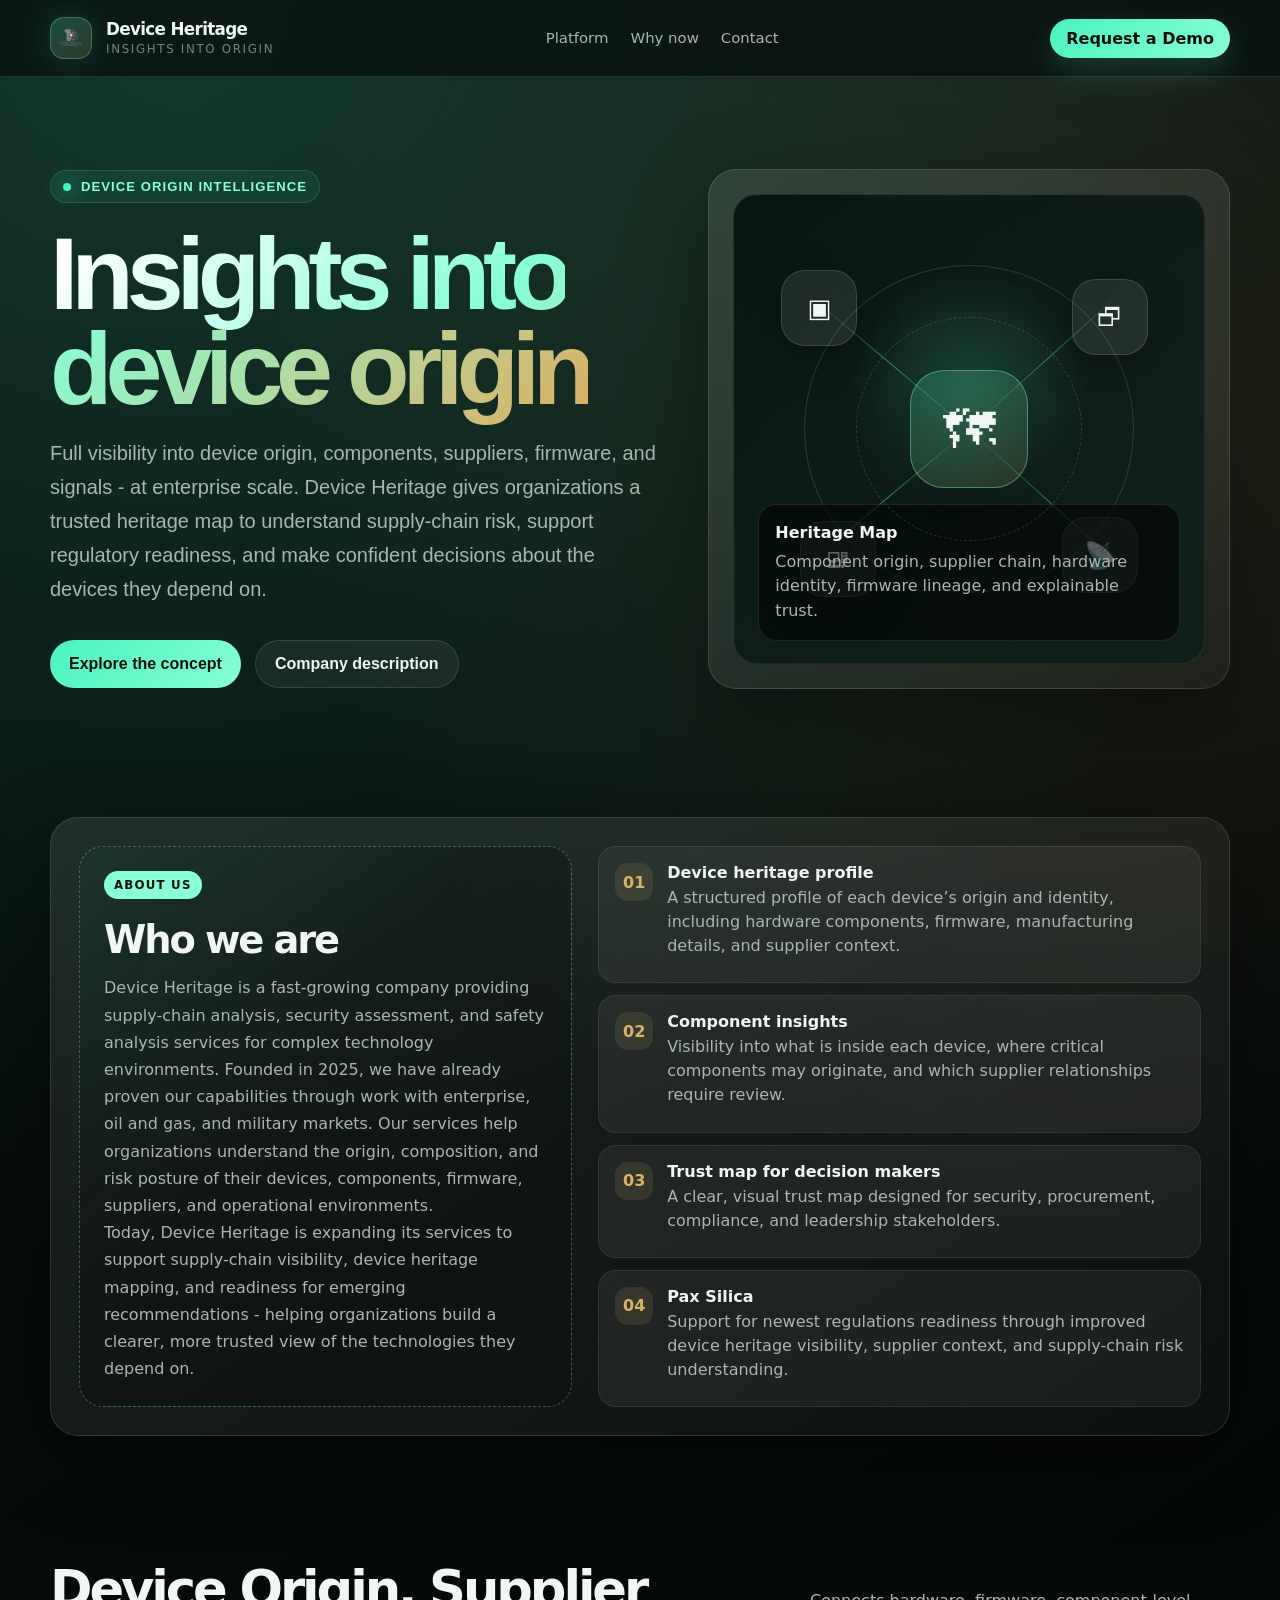
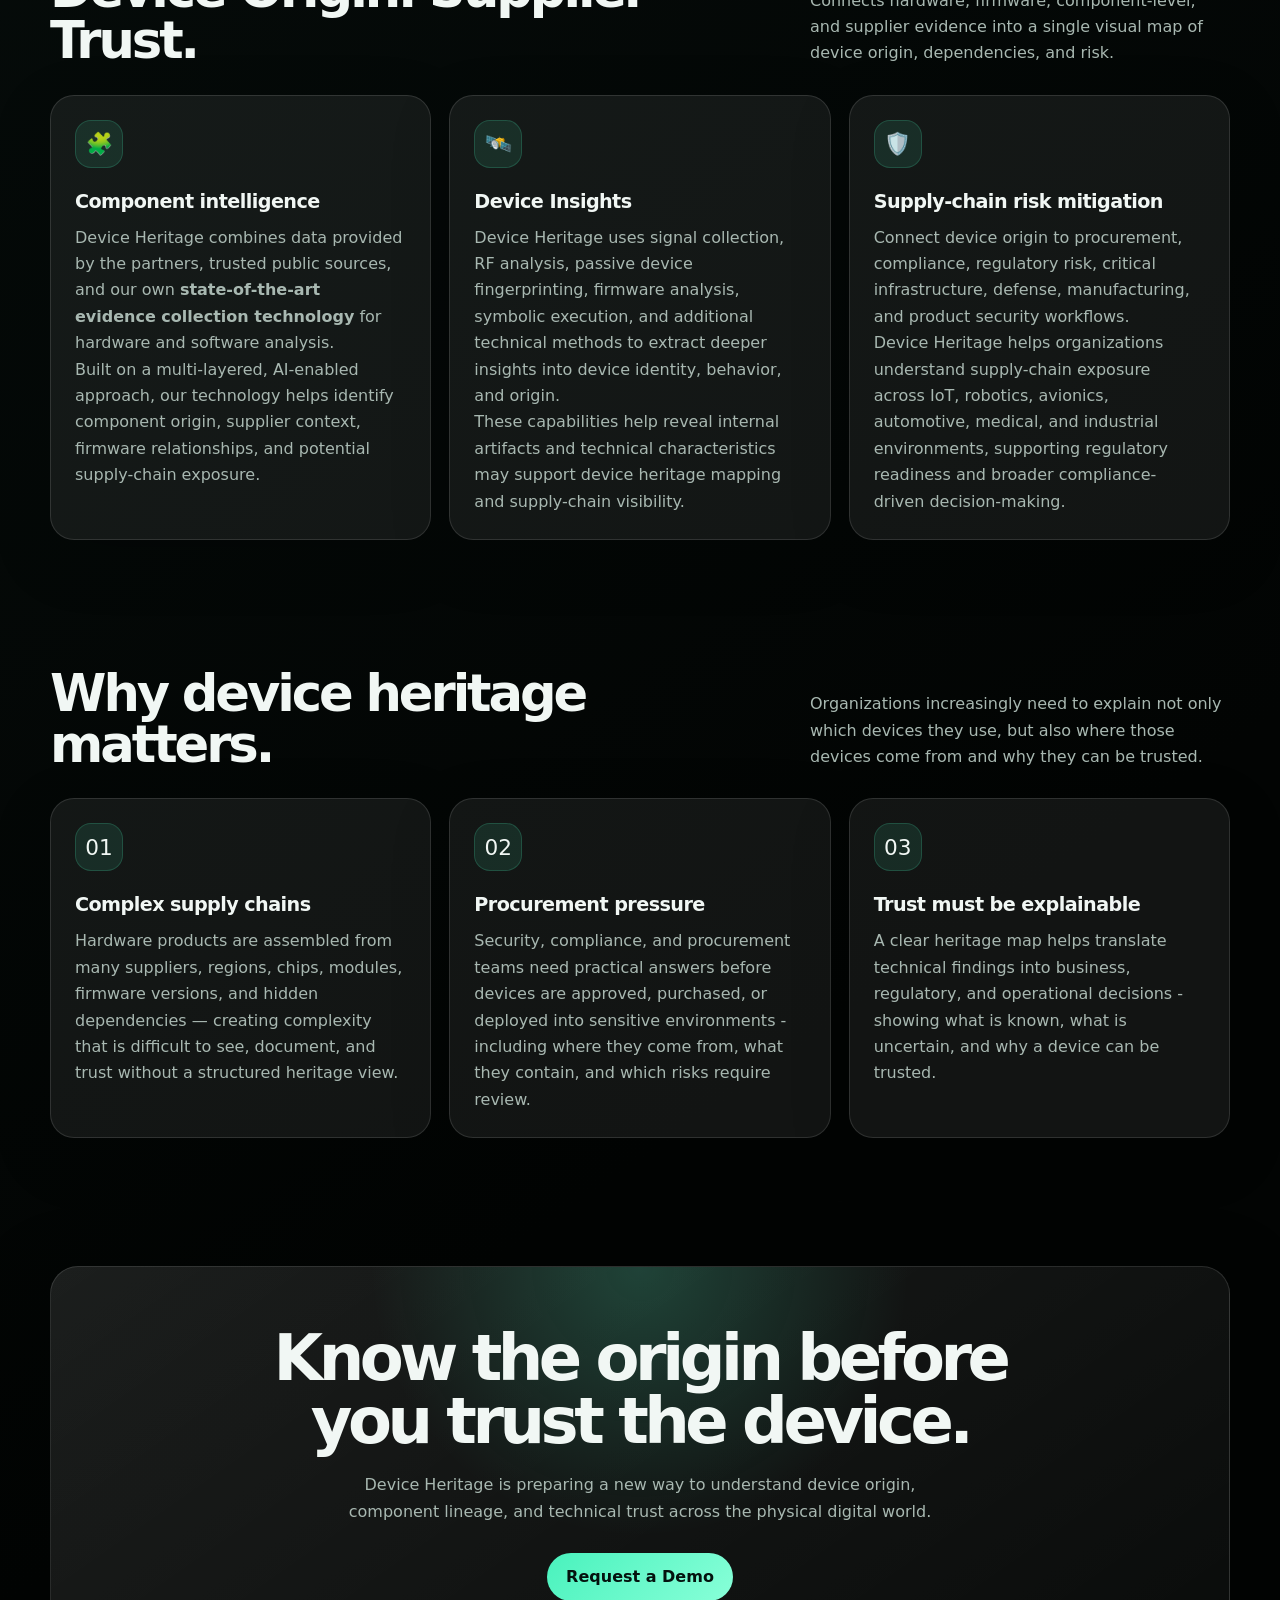
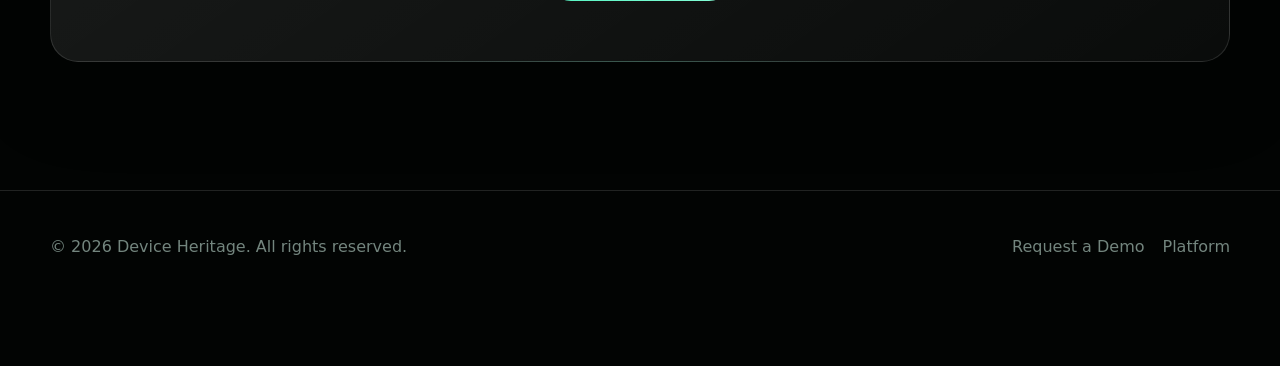
<file: index.html>
<!DOCTYPE html>
<html lang="en">
<head>
  <meta charset="UTF-8" />
  <meta name="viewport" content="width=device-width, initial-scale=1.0" />
  <meta name="description" content="Device Heritage provides insights into the origin, components, and trust posture of connected devices." />
  <title>Device Heritage | Insights into origin</title>

  <!-- Site icon / favicon. Replace files in /assets/ with your generated icon files. -->
  <link rel="icon" href="assets/favicon.ico" sizes="any" />
  <link rel="icon" type="image/png" href="assets/favicon-32x32.png" />
  <link rel="apple-touch-icon" href="assets/apple-touch-icon.png" />

  <style>
    :root {
      --bg: #08110f;
      --bg-2: #0d1d19;
      --panel: rgba(255, 255, 255, 0.065);
      --panel-strong: rgba(255, 255, 255, 0.105);
      --text: #f1f7f4;
      --muted: #a8b8b1;
      --muted-2: #73857e;
      --line: rgba(255, 255, 255, 0.12);
      --accent: #49f2bd;
      --accent-2: #88ffd8;
      --accent-dark: #123d34;
      --gold: #d7b46a;
      --danger: #ff6b6b;
      --shadow: 0 24px 80px rgba(0, 0, 0, 0.35);
      --radius: 28px;
      --max: 1180px;
    }

    * {
      box-sizing: border-box;
    }

    html {
      scroll-behavior: smooth;
    }

    body {
      margin: 0;
      font-family: Inter, ui-sans-serif, system-ui, -apple-system, BlinkMacSystemFont, "Segoe UI", sans-serif;
      color: var(--text);
      background:
        radial-gradient(circle at 15% 0%, rgba(73, 242, 189, 0.18), transparent 32%),
        radial-gradient(circle at 90% 10%, rgba(215, 180, 106, 0.12), transparent 26%),
        linear-gradient(145deg, var(--bg), #020403 72%);
      min-height: 100vh;
    }

    a {
      color: inherit;
      text-decoration: none;
    }

    .page-shell {
      overflow: hidden;
      position: relative;
    }

    .page-shell::before {
      content: "";
      position: fixed;
      inset: 0;
      pointer-events: none;
      opacity: 0.22;
      background-image:
        linear-gradient(rgba(255,255,255,0.035) 1px, transparent 1px),
        linear-gradient(90deg, rgba(255,255,255,0.035) 1px, transparent 1px);
      background-size: 42px 42px;
      mask-image: linear-gradient(to bottom, #000, transparent 80%);
    }

    .container {
      width: min(calc(100% - 40px), var(--max));
      margin: 0 auto;
      position: relative;
      z-index: 1;
    }

    header {
      position: sticky;
      top: 0;
      z-index: 10;
      backdrop-filter: blur(18px);
      background: rgba(8, 17, 15, 0.76);
      border-bottom: 1px solid var(--line);
    }

    .nav {
      display: flex;
      align-items: center;
      justify-content: space-between;
      gap: 24px;
      min-height: 76px;
    }

    .brand {
      display: flex;
      align-items: center;
      gap: 14px;
      min-width: 220px;
    }

    .brand-mark {
      width: 42px;
      height: 42px;
      border-radius: 14px;
      background:
        linear-gradient(145deg, rgba(73, 242, 189, 0.22), rgba(215, 180, 106, 0.16)),
        #0c211d;
      border: 1px solid rgba(136, 255, 216, 0.25);
      display: grid;
      place-items: center;
      box-shadow: 0 0 35px rgba(73, 242, 189, 0.16);
      overflow: hidden;
    }

    .brand-mark img {
      width: 100%;
      height: 100%;
      object-fit: contain;
      padding: 5px;
    }

    .brand-fallback {
      font-weight: 800;
      color: var(--accent-2);
      letter-spacing: -0.08em;
    }

    .brand-name {
      display: flex;
      flex-direction: column;
      line-height: 1.05;
    }

    .brand-name strong {
      letter-spacing: -0.04em;
      font-size: 1.05rem;
    }

    .brand-name span {
      color: var(--muted-2);
      font-size: 0.74rem;
      margin-top: 4px;
      text-transform: uppercase;
      letter-spacing: 0.14em;
    }

    nav ul {
      display: flex;
      align-items: center;
      gap: 22px;
      list-style: none;
      margin: 0;
      padding: 0;
      color: var(--muted);
      font-size: 0.93rem;
    }

    nav a:hover {
      color: var(--accent-2);
    }

    .nav-cta {
      padding: 10px 16px;
      border-radius: 999px;
      color: #05100d;
      background: linear-gradient(135deg, var(--accent), var(--accent-2));
      font-weight: 700;
      box-shadow: 0 12px 32px rgba(73, 242, 189, 0.18);
    }

    .hero {
      padding: 92px 0 64px;
    }

    .hero-grid {
      display: grid;
      grid-template-columns: 1.08fr 0.92fr;
      gap: 46px;
      align-items: center;
    }

    .eyebrow {
      display: inline-flex;
      align-items: center;
      gap: 10px;
      color: var(--accent-2);
      background: rgba(73, 242, 189, 0.08);
      border: 1px solid rgba(73, 242, 189, 0.18);
      padding: 8px 12px;
      border-radius: 999px;
      font-size: 0.82rem;
      letter-spacing: 0.08em;
      text-transform: uppercase;
    }

    .eyebrow::before {
      content: "";
      width: 8px;
      height: 8px;
      border-radius: 50%;
      background: var(--accent);
      box-shadow: 0 0 20px var(--accent);
    }

    h1 {
      margin: 24px 0 18px;
      max-width: 780px;
      font-size: clamp(3.2rem, 8vw, 6.7rem);
      line-height: 0.92;
      letter-spacing: -0.08em;
    }

    .gradient-text {
      background: linear-gradient(135deg, #ffffff 5%, var(--accent-2) 45%, var(--gold) 96%);
      -webkit-background-clip: text;
      background-clip: text;
      color: transparent;
    }

    .hero-copy {
      max-width: 650px;
      color: var(--muted);
      font-size: clamp(1.05rem, 2vw, 1.25rem);
      line-height: 1.7;
    }

    /* Hero text font only */
    .hero-text {
      font-family: -apple-system, BlinkMacSystemFont, "Segoe UI", Roboto, "Helvetica Neue", Arial, sans-serif;
    }

    .hero-text h1 {
      font-weight: 700;
      letter-spacing: -0.07em;
    }

    .hero-text .eyebrow {
      font-weight: 700;
    }

    .hero-text .hero-copy {
      font-weight: 400;
    }

    .hero-actions {
      display: flex;
      flex-wrap: wrap;
      gap: 14px;
      margin-top: 34px;
    }

    .button {
      display: inline-flex;
      align-items: center;
      justify-content: center;
      gap: 10px;
      min-height: 48px;
      padding: 13px 19px;
      border-radius: 999px;
      border: 1px solid var(--line);
      font-weight: 750;
      transition: transform 180ms ease, border-color 180ms ease, background 180ms ease;
    }

    .button:hover {
      transform: translateY(-2px);
      border-color: rgba(136, 255, 216, 0.42);
    }

    .button-primary {
      background: linear-gradient(135deg, var(--accent), var(--accent-2));
      color: #04120e;
      border: 0;
    }

    .button-secondary {
      background: rgba(255, 255, 255, 0.055);
      color: var(--text);
    }

    .hero-card {
      position: relative;
      padding: 24px;
      border-radius: var(--radius);
      background: linear-gradient(145deg, rgba(255, 255, 255, 0.11), rgba(255, 255, 255, 0.045));
      border: 1px solid var(--line);
      box-shadow: var(--shadow);
    }

    .device-map {
      min-height: 470px;
      border-radius: 24px;
      background:
        radial-gradient(circle at 50% 42%, rgba(73, 242, 189, 0.2), transparent 33%),
        linear-gradient(145deg, rgba(5, 18, 15, 0.9), rgba(13, 31, 27, 0.72));
      border: 1px solid rgba(255,255,255,0.09);
      position: relative;
      overflow: hidden;
      padding: 24px;
    }

    .device-map::before,
    .device-map::after {
      content: "";
      position: absolute;
      border: 1px solid rgba(136, 255, 216, 0.16);
      border-radius: 50%;
      inset: 70px;
    }

    .device-map::after {
      inset: 122px;
      border-style: dashed;
      border-color: rgba(215, 180, 106, 0.22);
    }

    .node {
      position: absolute;
      display: grid;
      place-items: center;
      width: 76px;
      height: 76px;
      border-radius: 24px;
      background: rgba(255, 255, 255, 0.08);
      border: 1px solid rgba(255,255,255,0.14);
      box-shadow: 0 14px 40px rgba(0,0,0,0.28);
      font-size: 1.6rem;
    }

    .node-main {
      font-size: 3.3rem;
      width: 118px;
      height: 118px;
      border-radius: 34px;
      left: 50%;
      top: 50%;
      transform: translate(-50%, -50%);
      background: linear-gradient(145deg, rgba(73, 242, 189, 0.2), rgba(215, 180, 106, 0.12));
      border-color: rgba(136, 255, 216, 0.38);
    }

    .node-1 { left: 10%; top: 16%; }
    .node-2 { right: 12%; top: 18%; }
    .node-3 { left: 14%; bottom: 14%; }
    .node-4 { right: 14%; bottom: 15%; }

    .map-label {
      position: absolute;
      left: 24px;
      right: 24px;
      bottom: 22px;
      padding: 16px;
      border-radius: 18px;
      background: rgba(2, 6, 5, 0.62);
      border: 1px solid rgba(255,255,255,0.1);
      color: var(--muted);
      line-height: 1.55;
    }

    .map-label strong {
      color: var(--text);
      display: block;
      margin-bottom: 4px;
    }

    .signal-line {
      position: absolute;
      left: 50%;
      top: 50%;
      width: 44%;
      height: 1px;
      background: linear-gradient(90deg, rgba(73,242,189,0), rgba(73,242,189,0.62), rgba(73,242,189,0));
      transform-origin: left center;
      opacity: 0.75;
    }

    .line-1 { transform: rotate(220deg); }
    .line-2 { transform: rotate(318deg); }
    .line-3 { transform: rotate(140deg); }
    .line-4 { transform: rotate(42deg); }

    section {
      padding: 64px 0;
    }

    .section-head {
      display: flex;
      align-items: end;
      justify-content: space-between;
      gap: 30px;
      margin-bottom: 28px;
    }

    .section-head h2 {
      margin: 0;
      font-size: clamp(2rem, 4vw, 3.3rem);
      line-height: 1;
      letter-spacing: -0.06em;
      max-width: 760px;
    }

    .section-head p {
      margin: 0;
      color: var(--muted);
      line-height: 1.65;
      max-width: 420px;
    }

    .cards {
      display: grid;
      grid-template-columns: repeat(3, 1fr);
      gap: 18px;
    }

    .card {
      min-height: 240px;
      padding: 24px;
      border-radius: 24px;
      background: var(--panel);
      border: 1px solid var(--line);
      box-shadow: 0 18px 60px rgba(0,0,0,0.2);
    }

    .card-icon {
      width: 48px;
      height: 48px;
      border-radius: 16px;
      display: grid;
      place-items: center;
      background: rgba(73, 242, 189, 0.1);
      border: 1px solid rgba(73, 242, 189, 0.18);
      margin-bottom: 22px;
      font-size: 1.35rem;
    }

    .card h3 {
      margin: 0 0 12px;
      font-size: 1.2rem;
      letter-spacing: -0.03em;
    }

    .card p {
      margin: 0;
      color: var(--muted);
      line-height: 1.65;
    }

    .wide-panel {
      display: grid;
      grid-template-columns: 0.9fr 1.1fr;
      gap: 26px;
      align-items: stretch;
      padding: 28px;
      border-radius: var(--radius);
      background: linear-gradient(145deg, rgba(255,255,255,0.09), rgba(255,255,255,0.04));
      border: 1px solid var(--line);
      box-shadow: var(--shadow);
    }

    .tbd-box {
      min-height: 320px;
      border-radius: 24px;
      padding: 24px;
      background:
        linear-gradient(135deg, rgba(73, 242, 189, 0.08), transparent 42%),
        rgba(0,0,0,0.2);
      border: 1px dashed rgba(136, 255, 216, 0.32);
    }

    .tbd-label {
      display: inline-flex;
      color: #08110f;
      background: var(--accent-2);
      border-radius: 999px;
      padding: 7px 10px;
      font-size: 0.74rem;
      font-weight: 800;
      letter-spacing: 0.1em;
      text-transform: uppercase;
    }

    .tbd-box h3 {
      margin: 20px 0 14px;
      font-size: clamp(1.7rem, 3vw, 2.5rem);
      line-height: 1.08;
      letter-spacing: -0.055em;
    }

    .tbd-box p {
      margin: 0;
      color: var(--muted);
      line-height: 1.7;
    }

    .feature-list {
      display: grid;
      gap: 12px;
    }

    .feature-item {
      display: grid;
      grid-template-columns: 38px 1fr;
      gap: 14px;
      align-items: start;
      padding: 16px;
      border-radius: 18px;
      background: rgba(255,255,255,0.055);
      border: 1px solid rgba(255,255,255,0.08);
    }

    .feature-num {
      width: 38px;
      height: 38px;
      border-radius: 13px;
      display: grid;
      place-items: center;
      background: rgba(215, 180, 106, 0.12);
      color: var(--gold);
      font-weight: 800;
    }

    .feature-item strong {
      display: block;
      margin-bottom: 4px;
    }

    .feature-item span {
      color: var(--muted);
      line-height: 1.5;
    }

    .use-cases {
      display: grid;
      grid-template-columns: repeat(4, 1fr);
      gap: 14px;
    }

    .use-case {
      padding: 18px;
      min-height: 150px;
      border-radius: 22px;
      background: rgba(255,255,255,0.055);
      border: 1px solid var(--line);
    }

    .use-case span {
      font-size: 1.55rem;
      display: block;
      margin-bottom: 16px;
    }

    .use-case strong {
      display: block;
      margin-bottom: 8px;
    }

    .use-case p {
      margin: 0;
      color: var(--muted);
      font-size: 0.93rem;
      line-height: 1.5;
    }

    .roadmap {
      display: grid;
      grid-template-columns: repeat(4, 1fr);
      gap: 1px;
      background: var(--line);
      border: 1px solid var(--line);
      border-radius: 24px;
      overflow: hidden;
    }

    .roadmap-step {
      background: rgba(8,17,15,0.9);
      padding: 24px;
      min-height: 230px;
    }

    .roadmap-step small {
      color: var(--accent-2);
      font-weight: 800;
      letter-spacing: 0.12em;
      text-transform: uppercase;
    }

    .roadmap-step h3 {
      margin: 18px 0 10px;
      letter-spacing: -0.035em;
    }

    .roadmap-step p {
      margin: 0;
      color: var(--muted);
      line-height: 1.6;
    }

    .cta-panel {
      text-align: center;
      padding: 60px 26px;
      border-radius: var(--radius);
      background:
        radial-gradient(circle at 50% 0%, rgba(73, 242, 189, 0.2), transparent 38%),
        linear-gradient(145deg, rgba(255,255,255,0.1), rgba(255,255,255,0.035));
      border: 1px solid var(--line);
      box-shadow: var(--shadow);
    }

    .cta-panel h2 {
      margin: 0 auto 18px;
      max-width: 760px;
      font-size: clamp(2.2rem, 5vw, 4.2rem);
      line-height: 0.98;
      letter-spacing: -0.07em;
    }

    .cta-panel p {
      margin: 0 auto 28px;
      color: var(--muted);
      line-height: 1.7;
      max-width: 640px;
    }

    footer {
      padding: 46px 0;
      color: var(--muted-2);
      border-top: 1px solid var(--line);
    }

    .footer-grid {
      display: flex;
      justify-content: space-between;
      gap: 26px;
      flex-wrap: wrap;
    }

    .footer-links {
      display: flex;
      gap: 18px;
      flex-wrap: wrap;
    }

    .footer-links a:hover {
      color: var(--accent-2);
    }

    @media (max-width: 920px) {
      nav ul {
        display: none;
      }

      .hero-grid,
      .wide-panel {
        grid-template-columns: 1fr;
      }

      .cards,
      .use-cases,
      .roadmap {
        grid-template-columns: repeat(2, 1fr);
      }

      .section-head {
        display: block;
      }

      .section-head p {
        margin-top: 16px;
      }
    }

    @media (max-width: 620px) {
      .container {
        width: min(calc(100% - 28px), var(--max));
      }

      .hero {
        padding-top: 58px;
      }

      h1 {
        font-size: clamp(3rem, 18vw, 4.4rem);
      }

      .cards,
      .use-cases,
      .roadmap {
        grid-template-columns: 1fr;
      }

      .device-map {
        min-height: 410px;
      }

      .node {
        width: 62px;
        height: 62px;
        border-radius: 20px;
      }

      .node-main {
        width: 96px;
        height: 96px;
      }

      .brand-name span {
        display: none;
      }
    }
  </style>
</head>
<body>
  <div class="page-shell">
    <header>
      <div class="container nav">
        <a class="brand" href="#top" aria-label="Device Heritage home">
          <div class="brand-mark">
            <img src="assets/logo.png" alt="" onerror="this.style.display='none'; this.nextElementSibling.style.display='block';" />
            <span class="brand-fallback" style="display:none">DH</span>
          </div>
          <div class="brand-name">
            <strong>Device Heritage</strong>
            <span>Insights into origin</span>
          </div>
        </a>

        <nav aria-label="Main navigation">
          <ul>
            <li><a href="#platform">Platform</a></li>
            <li><a href="#why">Why now</a></li>
            <li><a href="#contact">Contact</a></li>
          </ul>
        </nav>

        <a class="nav-cta" href="https://calendly.com/it4sec/30min">Request a Demo</a>
      </div>
    </header>

    <main id="top">
      <section class="hero">
        <div class="container hero-grid">
          <div class="hero-text">
            <div class="eyebrow">Device origin intelligence</div>
            <h1> <span class="gradient-text"> Insights into device origin</span></h1>
            <p class="hero-copy">
              Full visibility into device origin, components, suppliers, firmware, and signals - at enterprise scale. Device Heritage gives organizations a trusted heritage map to understand supply-chain risk, support regulatory readiness, and make confident decisions about the devices they depend on.
            </p>
            <div class="hero-actions">
              <a class="button button-primary" href="#platform">Explore the concept</a>
              <a class="button button-secondary" href="#company">Company description</a>
            </div>
          </div>

          <div class="hero-card" aria-label="Device heritage map illustration">
            <div class="device-map">
              <div class="signal-line line-1"></div>
              <div class="signal-line line-2"></div>
              <div class="signal-line line-3"></div>
              <div class="signal-line line-4"></div>
              <div class="node node-main">🗺</div>
              <div class="node node-1">▣</div>
              <div class="node node-2">🗗</div>
              <div class="node node-3">🖳</div>
              <div class="node node-4">📡</div>

              <div class="map-label">
                <strong>Heritage Map</strong>
                Component origin, supplier chain, hardware identity, firmware lineage, and explainable trust.
              </div>
            </div>
          </div>
        </div>
      </section>

      <section id="company">
        <div class="container wide-panel">
          <div class="tbd-box">
            <span class="tbd-label">About us</span>
            <h3>Who we are</h3>
            <p>  
              Device Heritage is a fast-growing company providing supply-chain analysis, security assessment, and safety analysis services for complex technology environments. Founded in 2025, we have already proven our capabilities through work with enterprise, oil and gas, and military markets. Our services help organizations understand the origin, composition, and risk posture of their devices, components, firmware, suppliers, and operational environments.
            </p>
            <p>  
              Today, Device Heritage is expanding its services to support supply-chain visibility, device heritage mapping, and readiness for emerging recommendations - helping organizations build a clearer, more trusted view of the technologies they depend on.
            </p>
          </div>

          <div class="feature-list">
            <div class="feature-item">
              <div class="feature-num">01</div>
              <div>
                <strong>Device heritage profile</strong>
                <span>A structured profile of each device’s origin and identity, including hardware components, firmware, manufacturing details, and supplier context.</span>
              </div>
            </div>
            <div class="feature-item">
              <div class="feature-num">02</div>
              <div>
                <strong>Component insights</strong>
                <span>Visibility into what is inside each device, where critical components may originate, and which supplier relationships require review.</span>
              </div>
            </div>
            <div class="feature-item">
              <div class="feature-num">03</div>
              <div>
                <strong>Trust map for decision makers</strong>
                <span>A clear, visual trust map designed for security, procurement, compliance, and leadership stakeholders.</span>
              </div>
            </div>
            <div class="feature-item">
              <div class="feature-num">04</div>
              <div>
                <strong>Pax Silica</strong>
                <span>Support for newest regulations readiness through improved device heritage visibility, supplier context, and supply-chain risk understanding.</span>
              </div>
            </div>
          </div>
        </div>
      </section>

      <section id="platform">
        <div class="container">
          <div class="section-head">
            <h2>Device Origin. Supplier Trust.</h2>
            <p>Connects hardware, firmware, component-level, and supplier evidence into a single visual map of device origin, dependencies, and risk.</p>
          </div>

          <div class="cards">
            <article class="card">
              <div class="card-icon">🧩</div>
              <h3>Component intelligence</h3>
              <p>Device Heritage combines data provided by the partners, trusted public sources, and our own <b>state-of-the-art evidence collection technology</b> for hardware and software analysis.</p> <p>Built on a multi-layered, AI-enabled approach, our technology helps identify component origin, supplier context, firmware relationships, and potential supply-chain exposure.</p>
            </article>
            <article class="card">
              <div class="card-icon">🛰️</div>
              <h3>Device Insights</h3>
              <p>Device Heritage uses signal collection, RF analysis, passive device fingerprinting, firmware analysis, symbolic execution, and additional technical methods to extract deeper insights into device identity, behavior, and origin.</p> <p> These capabilities help reveal internal artifacts and technical characteristics may support device heritage mapping and supply-chain visibility.</p>
            </article>
            <article class="card">
              <div class="card-icon">🛡️</div>
              <h3>Supply-chain risk mitigation</h3>
              <p>Connect device origin to procurement, compliance, regulatory risk, critical infrastructure, defense, manufacturing, and product security workflows. </p> <p> Device Heritage helps organizations understand supply-chain exposure across IoT, robotics, avionics, automotive, medical, and industrial environments, supporting regulatory readiness and broader compliance-driven decision-making.</p>
            </article>
          </div>
        </div>
      </section>

      <section id="why">
        <div class="container">
          <div class="section-head">
            <h2>Why device heritage matters.</h2>
            <p>Organizations increasingly need to explain not only which devices they use, but also where those devices come from  and why they can be trusted.</p>
          </div>

          <div class="cards">
            <article class="card">
              <div class="card-icon">01</div>
              <h3>Complex supply chains</h3>
              <p>Hardware products are assembled from many suppliers, regions, chips, modules, firmware versions, and hidden dependencies — creating complexity that is difficult to see, document, and trust without a structured heritage view.</p>
            </article>
            <article class="card">
              <div class="card-icon">02</div>
              <h3>Procurement pressure</h3>
              <p>Security, compliance, and procurement teams need practical answers before devices are approved, purchased, or deployed into sensitive environments - including where they come from, what they contain, and which risks require review.</p>
            </article>
            <article class="card">
              <div class="card-icon">03</div>
              <h3>Trust must be explainable</h3>
              <p>A clear heritage map helps translate technical findings into business, regulatory, and operational decisions - showing what is known, what is uncertain, and why a device can be trusted.</p>
            </article>
          </div>
        </div>
      </section>

      <section>
        <div class="container">
          <div class="cta-panel">
            <h2>Know the origin before you trust the device.</h2>
            <p>
              Device Heritage is preparing a new way to understand device origin, component lineage, and technical trust across the physical digital world.
            </p>
            <a class="button button-primary" href="https://calendly.com/it4sec/30min">Request a Demo</a>
          </div>
        </div>
      </section>
    </main>

    <section id="contact">

    <footer>
      <div class="container footer-grid">
        <div>© <span id="year"></span> Device Heritage. All rights reserved.</div>
        <div class="footer-links">
          <a href="https://calendly.com/it4sec/30min">Request a Demo</a>
          <a href="#platform">Platform</a>
        </div>
      </div>
    </footer>
  </div>

  <script>
    document.getElementById('year').textContent = new Date().getFullYear();
  </script>
  <script defer src='https://static.cloudflareinsights.com/beacon.min.js' data-cf-beacon='{"token": "aa94aaef85314416a995f1315ed4a132"}'></script><!-- End Cloudflare Web Analytics -->
</body>
</html>
</file>
